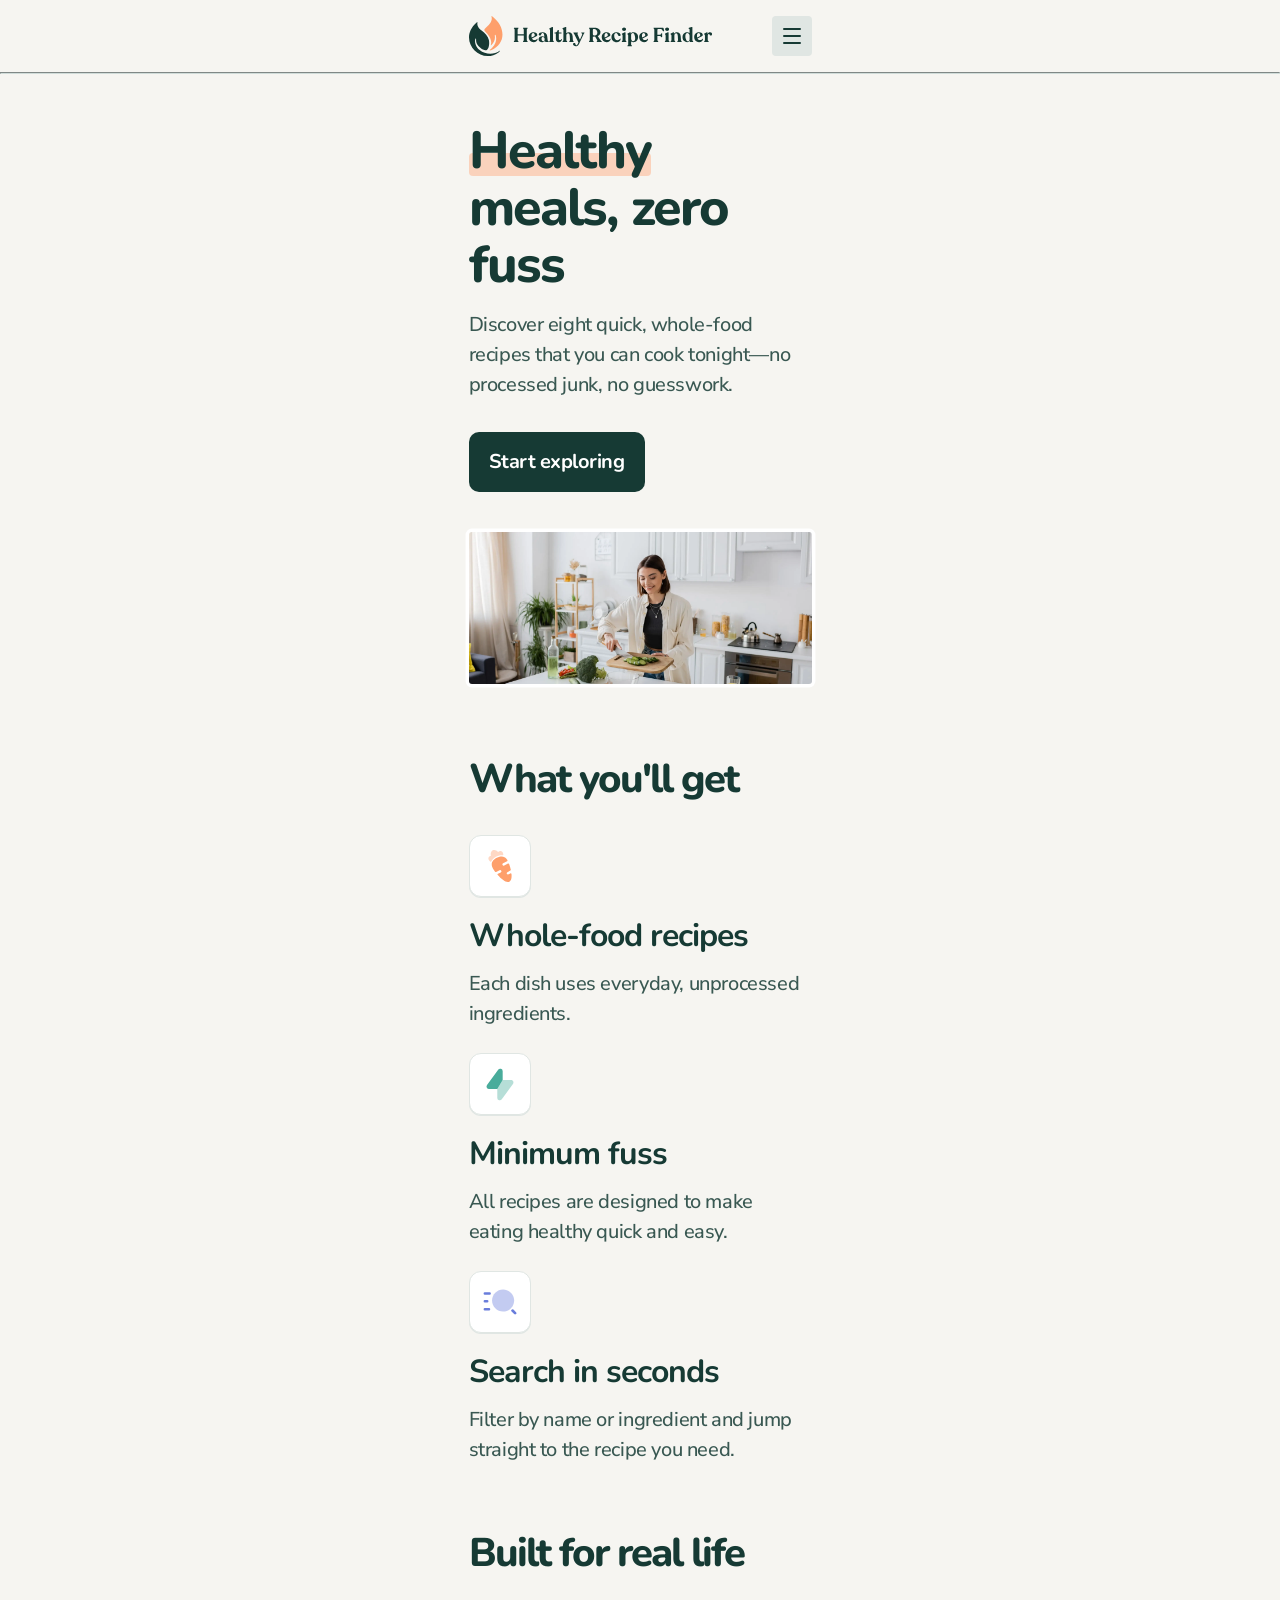
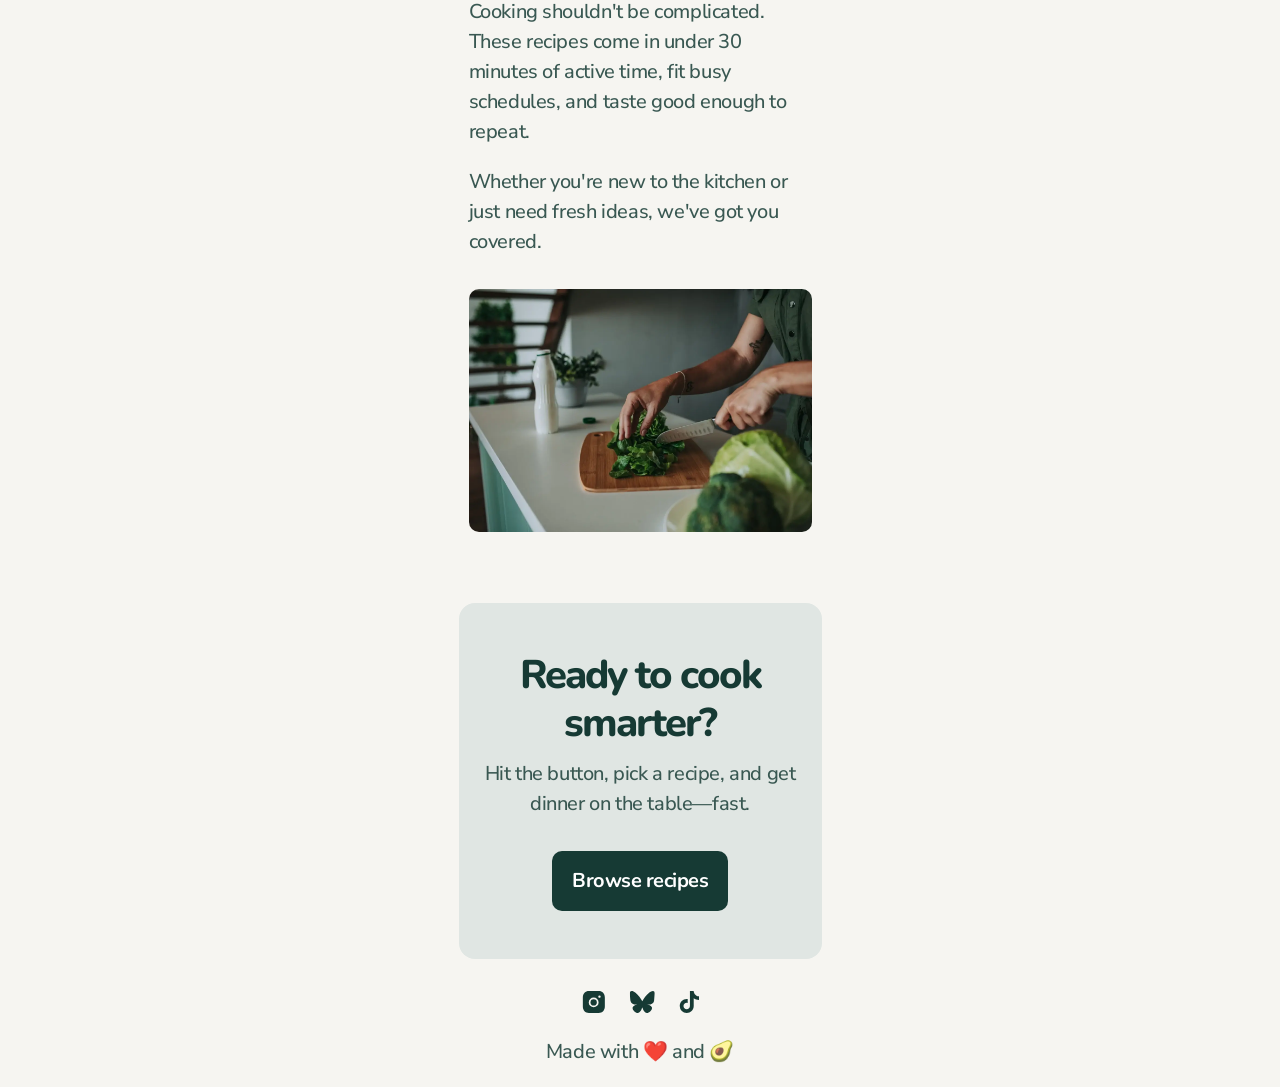
<file: index.html>
<!doctype html>
<html lang="en">
  <head>
    <meta charset="UTF-8" />
    <meta name="viewport" content="width=device-width, initial-scale=1.0" />

    <link
      rel="icon"
      type="image/png"
      sizes="32x32"
      href="./assets/images/favicon-32x32.png"
    />
    <link rel="preconnect" href="https://fonts.googleapis.com" />
    <link rel="preconnect" href="https://fonts.gstatic.com" crossorigin />
    <link
      href="https://fonts.googleapis.com/css2?family=Nunito+Sans:ital,opsz,wght@0,6..12,200..1000;1,6..12,200..1000&family=Nunito:ital,wght@0,200..1000;1,200..1000&display=swap"
      rel="stylesheet"
    />
    <title>Frontend Mentor | Recipe finder website</title>
    <link rel="stylesheet" href="./assets/css/main.css" />
  </head>
  <body class="nunito-sans main-page">
    <header class="container">
      <img src="./assets/images/logo.svg" alt="logo" class="logo" />
      <button>
        <img src="./assets/images/icon-hamburger-menu.svg" alt="menu" />
      </button>
    </header>
    <hr>
    <main>
      <section class="container hero">
        <div>
          <h1 class="nunito"><span>Healthy</span> meals, zero fuss</h1>

          <p>
            Discover eight quick, whole-food recipes that you can cook
            tonight—no processed junk, no guesswork.
          </p>

          <a href="./recipes.html#allrecipes" class="btn nunito"
            >Start exploring</a
          >
        </div>

        <img
          src="./assets/images/image-home-hero-large.webp"
          alt="hero-image"
          width="343"
        />
      </section>

      <section class="container features">
        <h2 class="nunito">What you'll get</h2>

        <ul>
          <li>
            <h3 class="nunito">Whole-food recipes</h3>
            <p>Each dish uses everyday, unprocessed ingredients.</p>
          </li>

          <li>
            <h3 class="nunito">Minimum fuss</h3>
            <p>
              All recipes are designed to make eating healthy quick and easy.
            </p>
          </li>

          <li>
            <h3 class="nunito">Search in seconds</h3>
            <p>
              Filter by name or ingredient and jump straight to the recipe you
              need.
            </p>
          </li>
        </ul>
      </section>

      <section class="container built">
        <div>
          <h2 class="nunito">Built for real life</h2>

          <p>
            Cooking shouldn't be complicated. These recipes come in under
            <span>30 minutes</span> of active time, fit busy schedules, and
            taste good enough to repeat.
          </p>

          <p>
            Whether you're new to the kitchen or just need fresh ideas, we've
            got you covered.
          </p>
        </div>

        <img
          src="./assets/images/image-home-real-life-large.webp"
          alt=""
          width="343"
        />
      </section>

      <section class="container last-section">
        <div>
          <h2 class="nunito">Ready to cook smarter?</h2>

          <p>
            Hit the button, pick a recipe, and get dinner on the table—fast.
          </p>
        </div>

        <a href="./recipes.html#allrecipes" class="btn nunito"
          >Browse recipes</a
        >
      </section>
    </main>
    <footer class="container">
      <ul>
        <li>
          <a href="#"
            ><img src="./assets/images/icon-instagram.svg" alt="icon"
          /></a>
        </li>
        <li>
          <a href="#"
            ><img src="./assets/images/icon-bluesky.svg" alt="icon"
          /></a>
        </li>
        <li>
          <a href="#"
            ><img src="./assets/images/icon-tiktok.svg" alt="icon"
          /></a>
        </li>
      </ul>
      <p>Made with ❤️ and 🥑</p>
    </footer>
  </body>
</html>
</file>
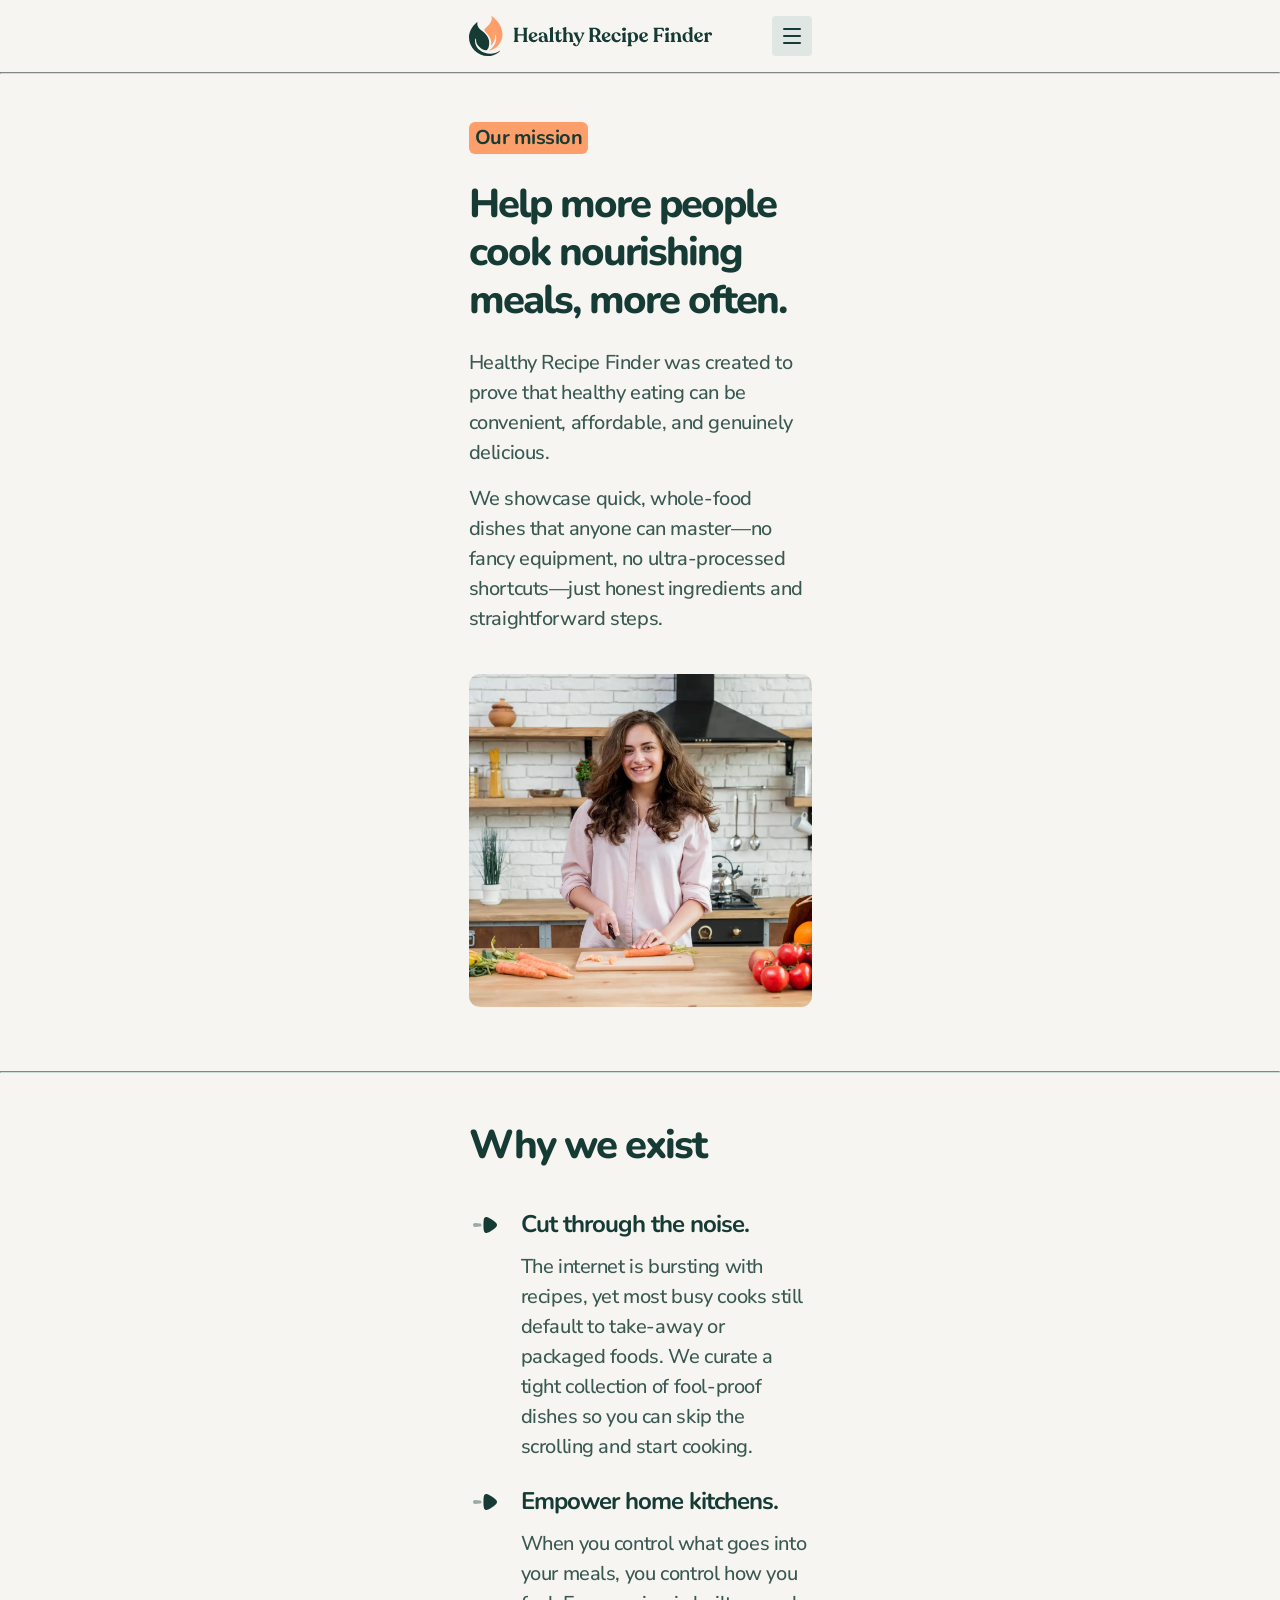
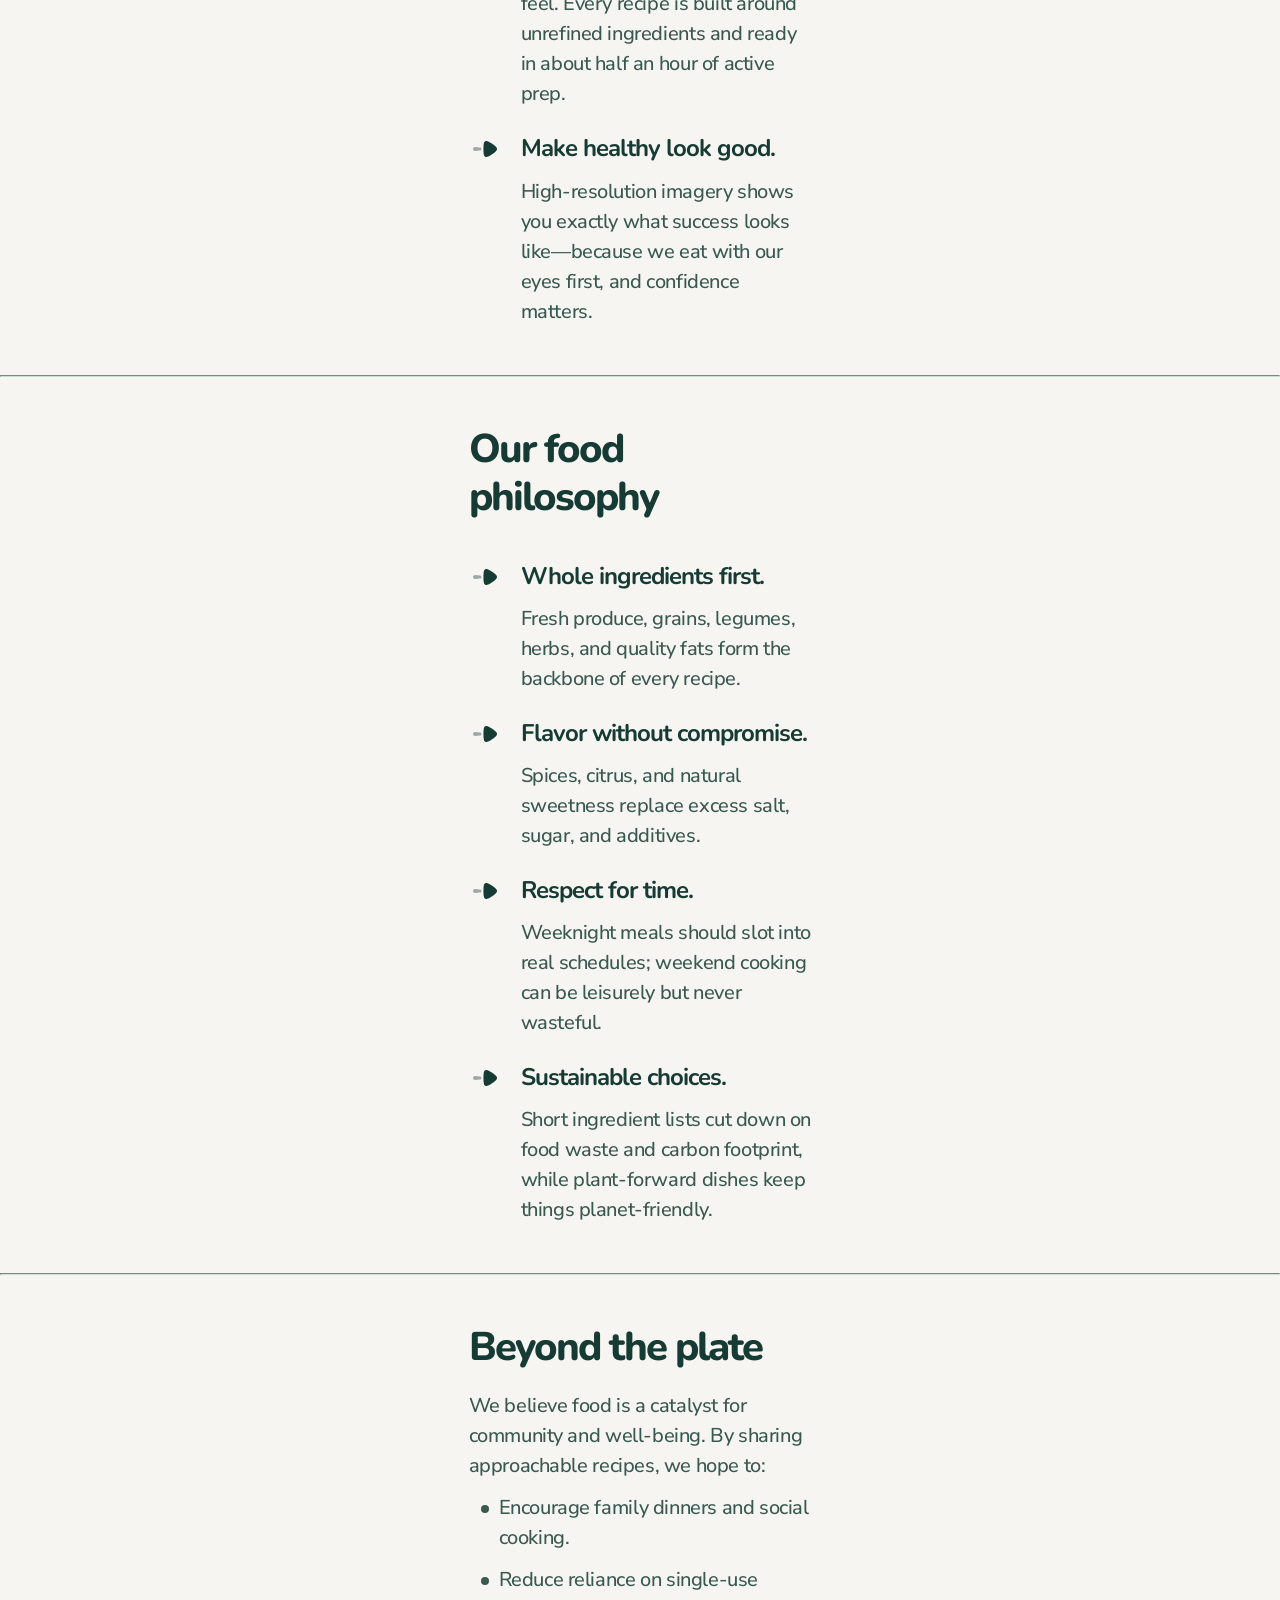
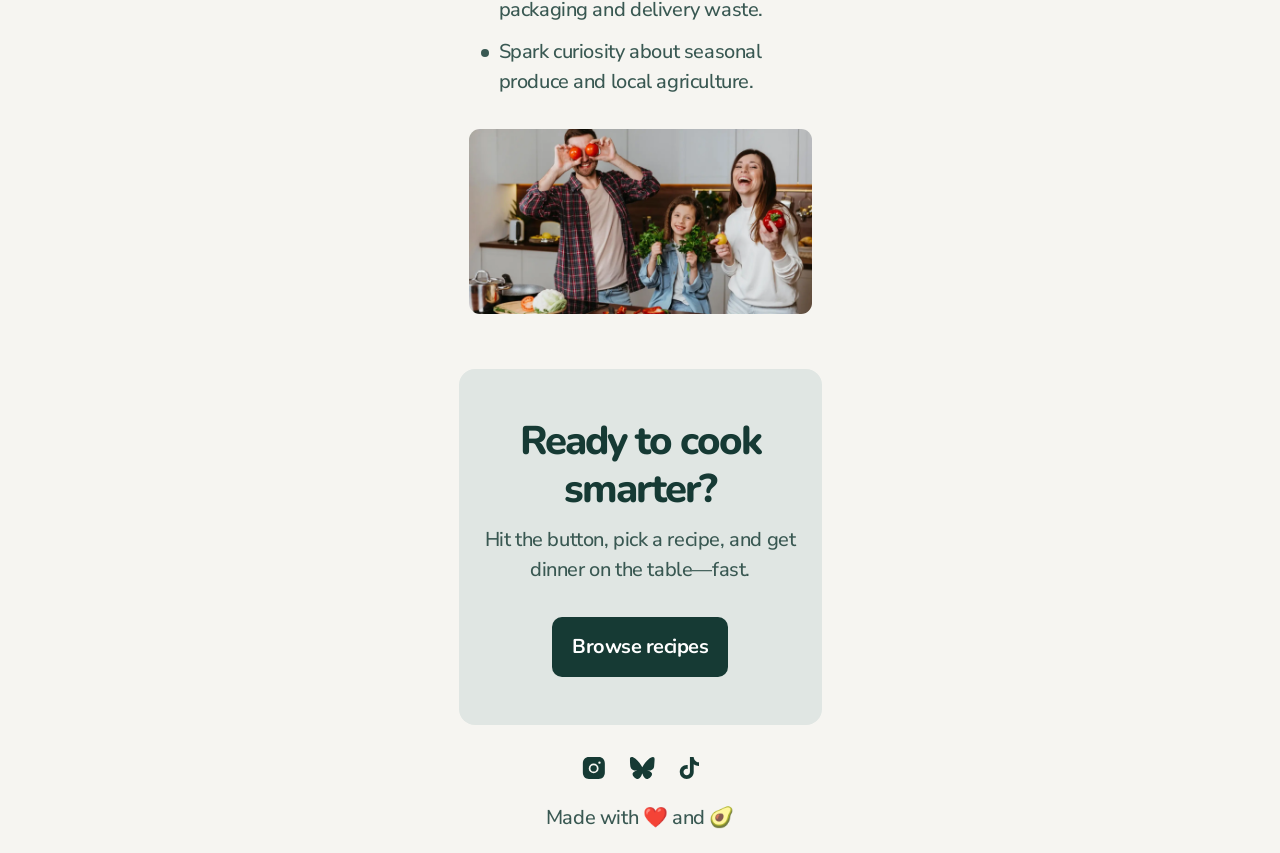
<file: about.html>
<!DOCTYPE html>
<html lang="en">
<head>
  <meta charset="UTF-8">
  <meta name="viewport" content="width=device-width, initial-scale=1.0">

  <link rel="icon" type="image/png" sizes="32x32" href="./assets/images/favicon-32x32.png">
      <link rel="preconnect" href="https://fonts.googleapis.com" />
    <link rel="preconnect" href="https://fonts.gstatic.com" crossorigin />
    <link
      href="https://fonts.googleapis.com/css2?family=Nunito+Sans:ital,opsz,wght@0,6..12,200..1000;1,6..12,200..1000&family=Nunito:ital,wght@0,200..1000;1,200..1000&display=swap"
      rel="stylesheet"
    />
    <title>Frontend Mentor | Recipe finder website</title>
    <link rel="stylesheet" href="./assets/css/main.css" />
</head>
<body class="nunito-sans about-page">
    <header class="container">
      <img src="./assets/images/logo.svg" alt="logo" class="logo" />
      <button>
        <img src="./assets/images/icon-hamburger-menu.svg" alt="menu" />
      </button>
    </header>
        <hr>
<main>
    <section class="container hero">
<div>
  <hgroup>
          <h1 class="nunito">Our mission</h1>
          <p class="nunito">Help more people cook nourishing meals, more often.</p>
  </hgroup>
      
        <p>
          Healthy Recipe Finder was created to prove that healthy 
          eating can be convenient, affordable, and genuinely delicious. 
        </p>
      
        <p>
          We showcase quick, whole-food dishes that anyone can master—no 
          fancy equipment, no ultra-processed shortcuts—just honest 
          ingredients and straightforward steps.
        </p>
</div>
<img src="./assets/images/image-about-our-mission-large.webp" alt="" width="343">
        </section>
        <hr>
<section class="container exist">
        <h2 class="nunito">Why we exist</h2>
      
<ul>
          <li>
            <h3 class="nunito">Cut through the noise.</h3> 
            <p>
              The internet is bursting with recipes, yet most busy cooks 
              still default to take-away or packaged foods. We curate a 
              tight collection of fool-proof dishes so you can skip the 
              scrolling and start cooking.
            </p>
          </li>
        
          <li>
            <h3 class="nunito">Empower home kitchens.</h3> 
            <p>
              When you control what goes into your meals, you control how 
              you feel. Every recipe is built around unrefined ingredients 
              and ready in about half an hour of active prep.
            </p>
          </li>
        
          <li>
            <h3 class="nunito">Make healthy look good.</h3> 
            <p>
              High-resolution imagery shows you exactly what success looks 
              like—because we eat with our eyes first, and confidence matters.
            </p>
          </li>
</ul>
</section>

  <hr>
    <section class="container food">
      <h2 class="nunito">Our food philosophy</h2>
    
<ul>
        <li>
          <h3 class="nunito">Whole ingredients first.</h3> 
          <p>
            Fresh produce, grains, legumes, herbs, and quality fats form the 
            backbone of every recipe.
          </p>
        </li>
      
        <li>
          <h3 class="nunito">Flavor without compromise.</h3> 
          <p>
            Spices, citrus, and natural sweetness replace excess salt, sugar, 
            and additives.
          </p>
        </li>
      
        <li>
          <h3 class="nunito">Respect for time.</h3> 
          <p>
            Weeknight meals should slot into real schedules; weekend cooking 
            can be leisurely but never wasteful.
          </p>
        </li>
      
        <li>
          <h3 class="nunito">Sustainable choices.</h3> 
          <p>
            Short ingredient lists cut down on food waste and carbon footprint, 
            while plant-forward dishes keep things planet-friendly.
          </p>
        </li>
</ul>
    </section>
  <hr>
    <section class="container beyond">
<div>
        <h2 class="nunito">Beyond the plate</h2>
      
        <p>
          We believe food is a catalyst for community and well-being. 
          By sharing approachable recipes, we hope to:
        </p>
      
        <ul>
          <li>Encourage family dinners and social cooking.</li>
          <li>Reduce reliance on single-use packaging and delivery waste.</li>
          <li>Spark curiosity about seasonal produce and local agriculture.</li>
        </ul>
</div>
    <img src="./assets/images/image-about-beyond-the-plate-large.webp" alt="" width="343">
    </section>
<section class="container last-section">
        <div>
          <h2 class="nunito">Ready to cook smarter?</h2>

          <p>
            Hit the button, pick a recipe, and get dinner on the table—fast.
          </p>
        </div>

        <a href="./recipes.html#allrecipes" class="btn nunito"
          >Browse recipes</a
        >
      </section>
</main>

    <footer class="container">
      <ul>
        <li>
          <a href="#"
            ><img src="./assets/images/icon-instagram.svg" alt="icon"
          /></a>
        </li>
        <li>
          <a href="#"
            ><img src="./assets/images/icon-bluesky.svg" alt="icon"
          /></a>
        </li>
        <li>
          <a href="#"
            ><img src="./assets/images/icon-tiktok.svg" alt="icon"
          /></a>
        </li>
      </ul>
      <p>Made with ❤️ and 🥑</p>
    </footer>

</body>
</html>
</file>
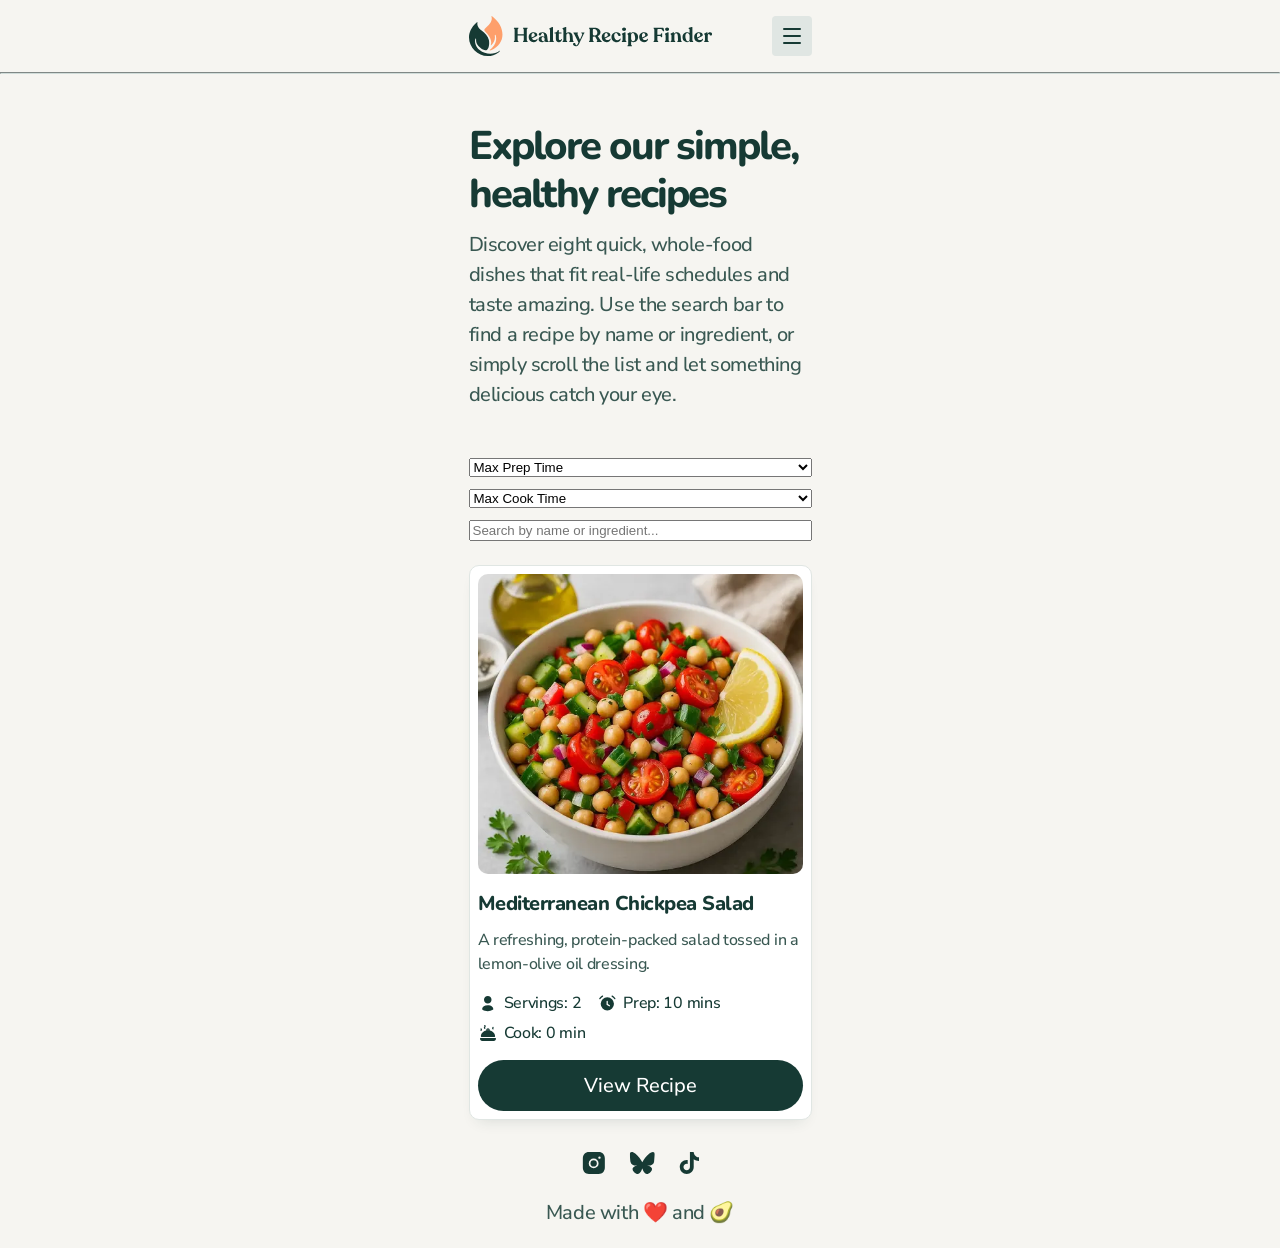
<file: recipes.html>
<!doctype html>
<html lang="en">
  <head>
    <meta charset="UTF-8" />
    <meta name="viewport" content="width=device-width, initial-scale=1.0" />

    <link
      rel="icon"
      type="image/png"
      sizes="32x32"
      href="./assets/images/favicon-32x32.png"
    />
    <link rel="preconnect" href="https://fonts.googleapis.com" />
    <link rel="preconnect" href="https://fonts.gstatic.com" crossorigin />
    <link
      href="https://fonts.googleapis.com/css2?family=Nunito+Sans:ital,opsz,wght@0,6..12,200..1000;1,6..12,200..1000&family=Nunito:ital,wght@0,200..1000;1,200..1000&display=swap"
      rel="stylesheet"
    />
    <title>Frontend Mentor | Recipe finder website</title>
    <link rel="stylesheet" href="./assets/css/main.css" />
  </head>
  <body class="nunito-sans recipes-page">
    <header class="container">
      <img src="./assets/images/logo.svg" alt="logo" class="logo" />
      <button>
        <img src="./assets/images/icon-hamburger-menu.svg" alt="menu" />
      </button>
    </header>
    <hr />

    <main>
      <section class="container hero">
        <h1 class="nunito">Explore our simple, healthy recipes</h1>

        <p>
          Discover eight quick, whole-food dishes that fit real-life schedules
          and taste amazing. Use the search bar to find a recipe by name or
          ingredient, or simply scroll the list and let something delicious
          catch your eye.
        </p>
      </section>

      <div class="container recipes">
        <form class="filters">
          <select name="" id="prep-time">
            <option value="">Max Prep Time</option>
            <option value="">0 minutes</option>
            <option value="">5 minutes</option>
            <option value="">10 minutes</option>
            <option value="">clear</option>
          </select>
          <select name="" id="cook-time">
            <option value="">Max Cook Time</option>
            <option value="">0 minutes</option>
            <option value="">5 minutes</option>
            <option value="">10 minutes</option>
            <option value="">15 minutes</option>
            <option value="">20 minutes</option>
            <option value="">clear</option>
          </select>
  
          <input
            type="search"
  
            id="search-input"
            placeholder="Search by name or ingredient..."
          />
        </form>
        <ul class="recipes-list">
          <li>
            <img src="./assets/images/mediterranean-chickpea-salad-small.webp" alt="" >
<div>
              <h2 class="nunito">Mediterranean Chickpea Salad</h2>
  <p>A refreshing, protein-packed salad tossed in a lemon-olive oil dressing.</p>
</div>
<div class="descr">
  <span>Servings: 2</span>
  <span>Prep: 10 mins</span>
  <span>Cook: 0 min</span>
</div>
<a href="#">View Recipe</a>
          </li>
        </ul>
      </div>
    </main>

    <!-- Populate recipes using data from the data.json file -->
    <footer class="container">
      <ul>
        <li>
          <a href="#"
            ><img src="./assets/images/icon-instagram.svg" alt="icon"
          /></a>
        </li>
        <li>
          <a href="#"
            ><img src="./assets/images/icon-bluesky.svg" alt="icon"
          /></a>
        </li>
        <li>
          <a href="#"
            ><img src="./assets/images/icon-tiktok.svg" alt="icon"
          /></a>
        </li>
      </ul>
      <p>Made with ❤️ and 🥑</p>
    </footer>
  </body>
</html>
</file>
<file: assets/css/main.css>
:root {
    --neutral-600: #395852;
    --neutral-100: #F6F5F1;
    --neutral-900: #163A34;
    --neutral-800: #395852;
    --neutral-300: #D0DCD9;
    --neutral-0: #fff;
    --neutral-200: #E0E6E3;
    --orange-500: #FE9F6B;
}

/* #region Скидання стилів */
* {
    margin: 0;
    box-sizing: border-box;
}

ul,
ol {
    padding: 0;
    list-style: none;
}

a {
    text-decoration: none;
    color: inherit;
    font-family: inherit;
}

h1,
h2,
h3,
h4,
h5,
h6 {
    font-weight: 400;
}

button {
    border: none;
    cursor: pointer;
    background-color: transparent;
    padding: 0;
}

/* #endregion */
.nunito {
    font-family: "Nunito", sans-serif;
    font-optical-sizing: auto;
    font-weight: 600;
    font-style: normal;
}


.nunito-sans {
    font-family: "Nunito Sans", sans-serif;
    font-optical-sizing: auto;
    font-weight: 500;
    font-style: normal;
    font-variation-settings:
        "wdth" 100,
        "YTLC" 500;
}

p {
    line-height: 150%;
    letter-spacing: -0.4px;
    color: var(--neutral-600);
}

a.btn {
    font-weight: 700;
    line-height: 140%;
    text-align: center;
    letter-spacing: -0.5px;
    color: var(--neutral-0);
    display: inline-block;
    padding-inline: 10px;
    align-content: center;
    min-width: 176px;
    max-width: 100%;
    height: 60px;
    background: var(--neutral-900);
    border-radius: 10px;
    transition: all 0.3s ease;

    &:hover {
        background-color: var(--neutral-800);

    }

    &:focus {
        border: 3px solid var(--neutral-0);
        outline: 3px solid var(--neutral-900);
    }
}

.container {
    max-width: 363px;
    margin-inline: auto;
    padding-inline: 10px;
}

hr {
    border-color: var(--neutral-300);
    margin: 0;
}

body {
    color: var(--neutral-600);
    background-color: var(--neutral-100);
    font-size: 20px;
}

header {
    padding-block: 16px;
    display: flex;
    justify-content: space-between;
    align-items: center;


    button {
        display: flex;
        justify-content: center;
        align-items: center;
        width: 40px;
        height: 40px;
        background: var(--neutral-200);
        border-radius: 4px;
        transition: all 0.3s ease;

        &:hover {
            scale: 1.05;
            rotate: 5deg;
        }

        &:focus {
            border: 3px solid var(--neutral-0);
            outline: 3px solid var(--neutral-900);
        }
    }
}

.main-page main {
    .hero {
        padding-block-start: 48px;

        margin-block-end: 64px;

        div {
            margin-block-end: 40px;
        }

        h1 {
            font-weight: 800;
            font-size: 52px;
            line-height: 110%;
            /* or 57px */
            letter-spacing: -2px;
            color: var(--neutral-900);
            margin-block-end: 16px;

            span {
                position: relative;
            }

            span::before {
                content: "";
                position: absolute;
                left: 0;
                right: 0;
                bottom: 10px;
                height: 23px;
                background: var(--orange-500);
                z-index: -1;
                opacity: 40%;
                border-radius: 4px;
            }
        }

        p {
            margin-block-end: 32px;
        }

        &>img {
            background: var(--neutral-0);
            box-shadow: 0px 0px 0px 3.45px var(--neutral-0);
            border-radius: 3px;
        }
    }

    .features {
        margin-block-end: 64px;

        h2 {
            margin-block-end: 32px;
        }

        ul {
            display: flex;
            flex-direction: column;
            row-gap: 24px;
            column-gap: 32px;
        }

        li {
            min-height: 194px;
            display: flex;
            flex-direction: column;
            justify-content: end;
            position: relative;
            padding-block-start: 80px;

            &::before {
                content: "";
                width: 60px;
                height: 60px;
                background-color: var(--neutral-0);
                border-radius: 12px;
                position: absolute;
                top: 0;
                left: 0;
                background-repeat: no-repeat;
                background-position: center;
                border: 1px solid var(--neutral-200);
                box-shadow: 0px 1px 0px var(--neutral-200);
                border-radius: 12px;

            }

            &:nth-child(1)::before {
                content: '';
                background-image: url(/assets/images/icon-whole-food-recipes.svg);
            }

            &:nth-child(2)::before {
                content: '';
                background-image: url(/assets/images/icon-minimum-fuss.svg);
            }

            &:nth-child(3)::before {
                content: '';
                background-image: url(/assets/images/icon-search-in-seconds.svg);
            }
        }

        h3 {
            font-weight: 700;
            font-size: 32px;
            line-height: 130%;
            letter-spacing: -1px;
            color: var(--neutral-900);
            margin-block-end: 12px;
        }
    }



    .built {
        margin-block-end: 64px;

        div {
            margin-block-end: 32px;
            display: flex;
            flex-direction: column;
            row-gap: 20px;
        }

        img {
            border-radius: 10px;
        }
    }


}

h2 {
    font-weight: 800 !important;
    font-size: 40px;
    line-height: 120%;
    letter-spacing: -2px;
    color: var(--neutral-900);
}

.last-section {
    display: flex;
    flex-direction: column;
    align-items: center;
    text-align: center;
    justify-content: center;
    gap: 32px;
    padding: 48px 16px;
    min-height: 353px;
    background: var(--neutral-200);
    border-radius: 16px;

    h2 {
        margin-block-end: 12px;
    }

}

.about-page main,
.recipes-page main {
    section {
        padding-block: 48px;
    }
}

.about-page main {
    .hero {
        padding-block-end: 64px;
        display: flex;
        flex-direction: column;
        justify-content: center;
        align-items: flex-start;
        row-gap: 40px;
        column-gap: 64px;

        img {
            border-radius: 11px;
        }

        hgroup {
            margin-block-end: 24px;
        }

        h1 {
            text-align: center;
            align-items: center;
            padding: 2px 6px;
            width: fit-content;
            background: var(--orange-500);
            border-radius: 6px;
            font-weight: 700;
            font-size: 20px;
            line-height: 140%;
            letter-spacing: -0.5px;
            color: var(--neutral-900);
            margin-block-end: 26px;
        }

        h1+p {
            font-weight: 800;
            font-size: 40px;
            line-height: 120%;

            letter-spacing: -2px;
            color: var(--neutral-900)
        }

        div p:not(:last-child) {
            margin-bottom: 16px;
        }
    }

    .exist,
    .food {
        h2 {
            margin-block-end: 40px;
        }

        ul {
            display: flex;
            flex-direction: column;
            row-gap: 24px;
        }

        li {
            padding-inline-start: 52px;
            position: relative;

            &::before {
                content: "";
                background-image: url(../images/icon-bullet-point.svg);
                width: 32px;
                height: 32px;
                position: absolute;
                top: 0;
                left: 0;
                background-repeat: no-repeat;
                background-position: center center;
            }
        }

        h3 {
            font-weight: 700;
            font-size: 24px;
            line-height: 130%;
            letter-spacing: -1px;
            color: var(--neutral-900);
            margin-block-end: 12px;
        }
    }

    .beyond {
        div {
            margin-block-end: 32px;
        }

        h2 {
            margin-block-end: 20px;
        }

        p {
            margin-bottom: 12px;
        }

        ul {
            display: flex;
            flex-direction: column;
            row-gap: 12px;

            li {
                padding-inline-start: 30px;
                line-height: 150%;
                letter-spacing: -0.4px;
                position: relative;

                &::before {
                    content: "";
                    background-color: var(--neutral-800);
                    border-radius: 50%;
                    width: 8px;
                    height: 8px;
                    position: absolute;
                    top: 0;
                    left: 0;
                    transform: translate(150%, 150%);
                }
            }
        }

        img {
            border-radius: 11px;
        }
    }
}

.recipes-page main {
    .hero {
        padding-block-end: 48px;

        h1 {
            font-weight: 800;
            font-size: 40px;
            line-height: 120%;
            letter-spacing: -2px;
            color: var(--neutral-900);
            margin-block-end: 12px;
        }

    }

    .recipes {
        form {
            display: flex;
            flex-direction: column;
            row-gap: 12px;
            margin-block-end: 24px;
        }

        ul {
            display: flex;
            row-gap: 32px;
            flex-wrap: wrap;

            li {
                display: flex;
                flex-direction: column;
                padding: 8px;
                gap: 16px;
                width: 343px;
                min-height: 554px;
                background: var(--neutral-0);
                border: 1px solid var(--neutral-200);
                box-shadow: 0px 8px 16px -9px rgba(22, 58, 52, 0.16);
                border-radius: 10px;

                img {
                    max-width: 500px;
                    width: 100%;
                    height: 100%;
                    max-height: 300px;
                    object-fit: cover;
                    border-radius: 10px;
                }

                h2 {

                    font-weight: 700;
                    font-size: 20px;
                    line-height: 140%;

                    letter-spacing: -0.5px;

                    color: var(--neutral-900);
                    margin-block-end: 10px;
                }

                p {
                    font-size: 16px;
                    letter-spacing: -0.3px;
                }

                span {
                    font-size: 16px;
                    letter-spacing: -0.3px;
                    color: var(--neutral-900);
                }

                .descr {
                    display: flex;
                    gap: 8px 16px;
                    flex-wrap: wrap;
                    justify-content: start;
                    align-items: center;

                    span {
                        padding-inline-start: 26px;
                        background-repeat: no-repeat;
                        background-position: left center;
                    }

                    span:nth-child(1) {
                        content: "";
                        background-image: url(../images/icon-servings.svg);
                    }

                    span:nth-child(2) {
                        content: "";
                        background-image: url(../images/icon-prep-time.svg);
                    }

                    span:nth-child(3) {
                        content: "";
                        background-image: url(../images/icon-cook-time.svg);
                    }
                }

                a {
                    width: 100%;
                    text-align: center;
                    padding: 12px 32px;
                    background: var(--neutral-900);
                    border-radius: 999px;
                    color: var(--neutral-0);
                }
            }
        }
    }

}

footer {
    display: flex;
    flex-direction: column;
    row-gap: 24px;
    align-items: center;
    padding-block: 32px 20px;

    ul {
        display: flex;
        justify-content: center;
        align-items: center;
        gap: 24px;

        li {
            min-height: 22px;
            line-height: 0;
        }

        a {
            font-size: 0;
            transition: all 0.3s ease;
            display: block;

            &:hover {
                opacity: 0.7;
            }

            &:focus {
                outline: 2px solid var(--neutral-900);
                border: 2px solid transparent;
                border-radius: 4px;
            }
        }
    }

}
</file>
